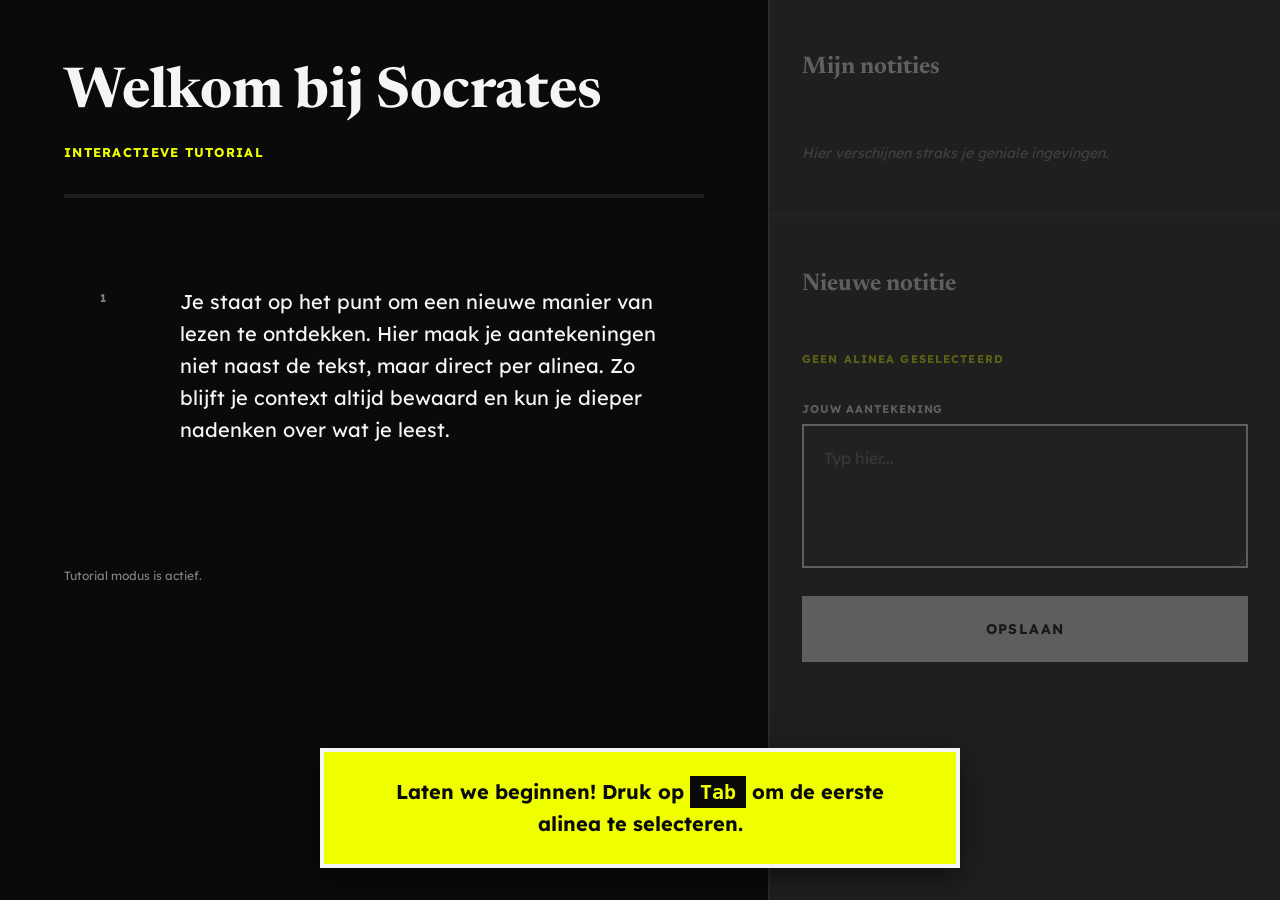
<file: index.html>
<!doctype html>
<html lang="nl">
  <head>
    <meta charset="UTF-8" />
    <meta name="viewport" content="width=device-width, initial-scale=1.0" />
    <title>Tutorial — Socrates</title>
    <link rel="stylesheet" href="style.css" />
  </head>
  <body class="tutorial-active">
    <div class="sr-only" aria-live="polite">
      <h1>Tutorial Socrates</h1>
      <p>
        Welkom bij de interactieve tutorial van Socrates. Deze gids helpt je
        stap voor stap om te leren hoe je notities per alinea kunt maken. Ik zal
        je door de stappen praten. Luister naar de instructies die steeds
        onderaan verschijnen.
      </p>
    </div>

    <main id="main-content">
      <!-- ═══════════════════════════════════════════════
           LEFT COLUMN — Reading pane
      ═══════════════════════════════════════════════ -->
      <section
        class="reading-pane dimmed"
        id="tut-reading-pane"
        aria-labelledby="reading-title"
      >
        <header class="book-header">
          <h1 id="reading-title" class="book-title">Welkom bij Socrates</h1>
          <p class="book-meta">Interactieve Tutorial</p>
        </header>

        <ol class="paragraphs-list" aria-label="Alinea's van de tekst">
          <li class="paragraph-item" tabindex="0" id="para-1">
            <span class="para-number" aria-hidden="true">1</span>
            <p>
              Je staat op het punt om een nieuwe manier van lezen te ontdekken.
              Hier maak je aantekeningen niet naast de tekst, maar direct per
              alinea. Zo blijft je context altijd bewaard en kun je dieper
              nadenken over wat je leest.
            </p>
          </li>
        </ol>

        <p class="reading-hint" id="reading-hint">Tutorial modus is actief.</p>
      </section>

      <aside class="apparatus-zone">
        <!-- ═══════════════════════════════════════════════
             MIDDLE — Saved notes
        ═══════════════════════════════════════════════ -->
        <section
          class="notes-container dimmed"
          id="tut-notes-container"
          aria-labelledby="notes-title"
          inert
        >
          <div class="notes-header-wrapper">
            <h2 id="notes-title" tabindex="-1">Mijn notities</h2>
          </div>
          <p class="notes-empty" id="notes-empty">
            Hier verschijnen straks je geniale ingevingen.
          </p>
        </section>

        <!-- ═══════════════════════════════════════════════
             RIGHT COLUMN — Note form
        ═══════════════════════════════════════════════ -->
        <section
          class="form-section dimmed"
          id="tut-form-section"
          aria-labelledby="form-title"
          inert
        >
          <h2 id="form-title">Nieuwe notitie</h2>
          <p class="active-para-label" id="active-para-label">
            Geen alinea geselecteerd
          </p>

          <form class="input-container" id="note-form" novalidate>
            <fieldset class="input-wrapper">
              <legend class="sr-only">Notitie informatie</legend>

              <div class="input-field">
                <label for="note">Jouw aantekening</label>
                <textarea
                  id="note"
                  name="note"
                  required
                  aria-required="true"
                  placeholder="Typ hier..."
                ></textarea>
              </div>
            </fieldset>

            <div class="form-actions">
              <button id="submit" type="submit">Opslaan</button>
            </div>
          </form>
        </section>
      </aside>
    </main>

    <div
      id="tutorial-overlay"
      class="tutorial-overlay"
      role="alert"
      aria-live="assertive"
      aria-atomic="true"
    >
      <p id="tutorial-message">
        Laten we beginnen! Druk op <kbd>Tab</kbd> om de eerste alinea te
        selecteren.
      </p>
    </div>

    <script defer src="tutorial.js"></script>
  </body>
</html>
</file>
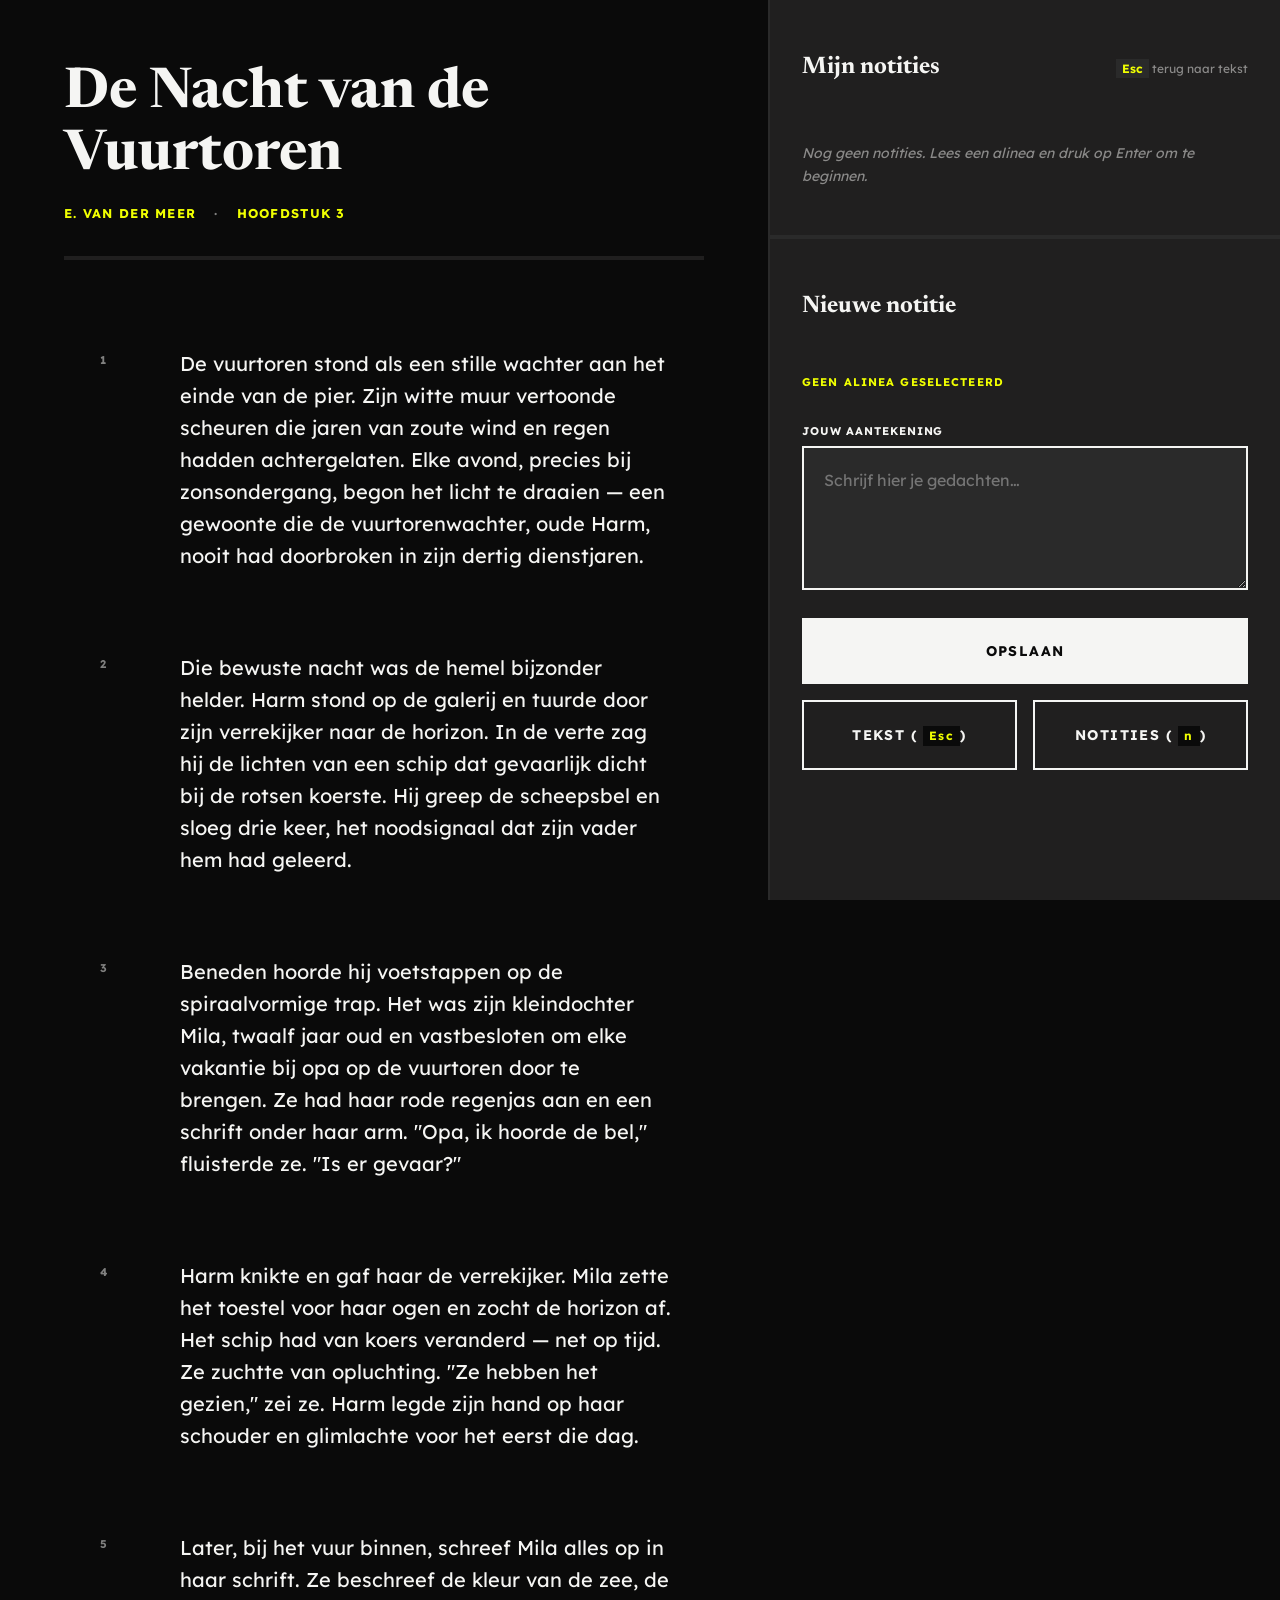
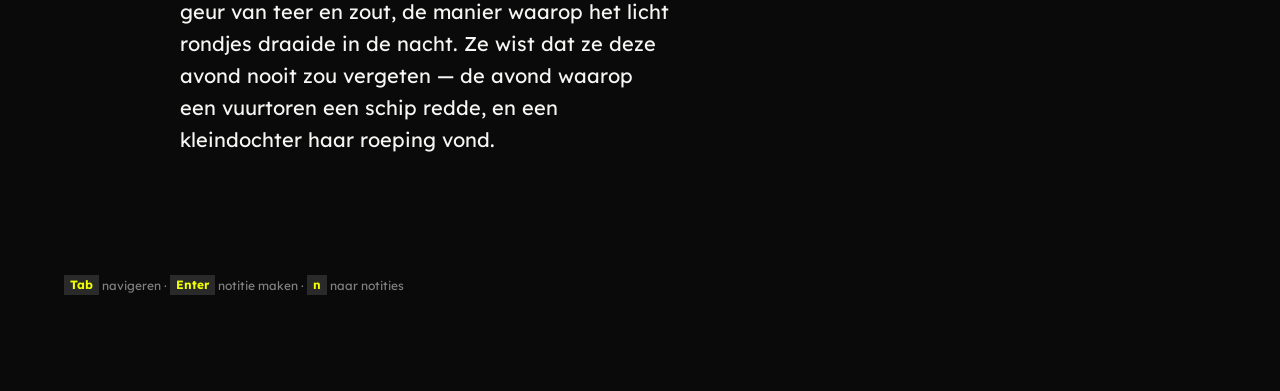
<file: lezen.html>
<!doctype html>
<html lang="nl">
  <head>
    <meta charset="UTF-8" />
    <meta name="viewport" content="width=device-width, initial-scale=1.0" />
    <title>Socrates — Lezen & Noteren</title>
    <meta
      name="description"
      content="Lees een tekst en maak aantekeningen per alinea."
    />
    <link rel="stylesheet" href="style.css" />
  </head>
  <body>

    <main id="main-content">
      <div class="sr-only" id="sr-instructions">
        <h2>Instructies en Sneltoetsen</h2>
        <p>
          Welkom. Gebruik de volgende sneltoetsen: Tab om tussen alinea's te
          navigeren, Enter om een notitie te maken, N om opgeslagen notities te
          bekijken, en Escape om terug te gaan naar de tekst.
        </p>
      </div>

      <!-- ═══════════════════════════════════════════════
           LEFT COLUMN — Reading pane
      ═══════════════════════════════════════════════ -->
      <section class="reading-pane" aria-labelledby="reading-title">
        <header class="book-header">
          <h1 id="reading-title" class="book-title">
            De Nacht van de Vuurtoren
          </h1>
          <p class="book-meta">
            <span class="sr-only">Auteur: </span>E. van der Meer
            <span aria-hidden="true" class="meta-sep">·</span>
            <span class="sr-only">Hoofdstuk: </span>Hoofdstuk 3
          </p>
        </header>

        <div id="fun-note-hint" class="sr-only">Klaar met de alinea? Klik op enter om een notitie te maken</div>

        <ol class="paragraphs-list" aria-label="Alinea's van de tekst">
          <li class="paragraph-item" tabindex="0" id="para-1" aria-describedby="fun-note-hint">
            <span class="para-number" aria-hidden="true">1</span>
            <p>
              De vuurtoren stond als een stille wachter aan het einde van de
              pier. Zijn witte muur vertoonde scheuren die jaren van zoute wind
              en regen hadden achtergelaten. Elke avond, precies bij
              zonsondergang, begon het licht te draaien — een gewoonte die de
              vuurtorenwachter, oude Harm, nooit had doorbroken in zijn dertig
              dienstjaren.
            </p>
          </li>

          <li class="paragraph-item" tabindex="0" id="para-2" aria-describedby="fun-note-hint">
            <span class="para-number" aria-hidden="true">2</span>
            <p>
              Die bewuste nacht was de hemel bijzonder helder. Harm stond op de
              galerij en tuurde door zijn verrekijker naar de horizon. In de
              verte zag hij de lichten van een schip dat gevaarlijk dicht bij de
              rotsen koerste. Hij greep de scheepsbel en sloeg drie keer, het
              noodsignaal dat zijn vader hem had geleerd.
            </p>
          </li>

          <li class="paragraph-item" tabindex="0" id="para-3" aria-describedby="fun-note-hint">
            <span class="para-number" aria-hidden="true">3</span>
            <p>
              Beneden hoorde hij voetstappen op de spiraalvormige trap. Het was
              zijn kleindochter Mila, twaalf jaar oud en vastbesloten om elke
              vakantie bij opa op de vuurtoren door te brengen. Ze had haar rode
              regenjas aan en een schrift onder haar arm. "Opa, ik hoorde de
              bel," fluisterde ze. "Is er gevaar?"
            </p>
          </li>

          <li class="paragraph-item" tabindex="0" id="para-4" aria-describedby="fun-note-hint">
            <span class="para-number" aria-hidden="true">4</span>
            <p>
              Harm knikte en gaf haar de verrekijker. Mila zette het toestel
              voor haar ogen en zocht de horizon af. Het schip had van koers
              veranderd — net op tijd. Ze zuchtte van opluchting. "Ze hebben het
              gezien," zei ze. Harm legde zijn hand op haar schouder en
              glimlachte voor het eerst die dag.
            </p>
          </li>

          <li class="paragraph-item" tabindex="0" id="para-5" aria-describedby="fun-note-hint">
            <span class="para-number" aria-hidden="true">5</span>
            <p>
              Later, bij het vuur binnen, schreef Mila alles op in haar schrift.
              Ze beschreef de kleur van de zee, de geur van teer en zout, de
              manier waarop het licht rondjes draaide in de nacht. Ze wist dat
              ze deze avond nooit zou vergeten — de avond waarop een vuurtoren
              een schip redde, en een kleindochter haar roeping vond.
            </p>
          </li>
        </ol>

        <p class="reading-hint" id="reading-hint">
          <kbd>Tab</kbd> navigeren · <kbd>Enter</kbd> notitie maken ·
          <kbd>n</kbd> naar notities
        </p>
      </section>

      <aside class="apparatus-zone">
        <!-- ═══════════════════════════════════════════════
             MIDDLE — Saved notes
        ═══════════════════════════════════════════════ -->
        <section
          class="notes-container"
          aria-labelledby="notes-title"
          aria-live="polite"
        >
          <div class="notes-header-wrapper">
            <h2 id="notes-title" tabindex="-1">Mijn notities</h2>
            <p class="notes-hint" aria-hidden="true">
              <kbd>Esc</kbd> terug naar tekst
            </p>
          </div>
          <p class="notes-empty" id="notes-empty">
            Nog geen notities. Lees een alinea en druk op Enter om te beginnen.
          </p>
        </section>

        <!-- ═══════════════════════════════════════════════
             RIGHT COLUMN — Note form
        ═══════════════════════════════════════════════ -->
        <section class="form-section" aria-labelledby="form-title">
          <h2 id="form-title">Nieuwe notitie</h2>
          <p
            class="active-para-label"
            id="active-para-label"
            aria-live="polite"
          >
            Geen alinea geselecteerd
          </p>

          <form class="input-container" id="note-form" novalidate>
            <fieldset class="input-wrapper">
              <legend class="sr-only">Notitie informatie</legend>

              <div class="input-field">
                <label for="note">Jouw aantekening</label>
                <textarea
                  id="note"
                  name="note"
                  required
                  aria-required="true"
                  placeholder="Schrijf hier je gedachten…"
                ></textarea>
              </div>
            </fieldset>

            <div class="form-actions">
              <button id="submit" type="submit">Opslaan</button>
              <button
                id="cancel-note"
                type="button"
                class="btn-secondary"
                aria-label="Terug naar tekst"
              >
                Tekst (<kbd>Esc</kbd>)
              </button>
              <button
                id="go-to-notes"
                type="button"
                class="btn-secondary"
                aria-label="Naar notities"
              >
                Notities (<kbd>n</kbd>)
              </button>
            </div>
          </form>
        </section>
      </aside>
    </main>

    <div
      id="sr-live"
      class="sr-only"
      aria-live="polite"
      aria-atomic="true"
    ></div>
    <script defer src="main.js"></script>
  </body>
</html>
</file>
<file: style.css>
@import url("https://fonts.googleapis.com/css2?family=Lexend:wght@400;700&family=Newsreader:ital,opsz,wght@0,6..72,400;0,6..72,600;0,6..72,700;1,6..72,400;1,6..72,600&display=swap");

/* ─── Reset ────────────────────────────────────────────────────────────────── */
*,
*::before,
*::after {
  margin: 0;
  padding: 0;
  box-sizing: border-box;
  border-radius: 0 !important;
}

[hidden] {
  display: none !important;
}

/* ─── Tokens ───────────────────────────────────────────────────────────────── */
:root {
  --primary: #f0ff00; /* Electric Sulfur */
  --surface: #0a0a0a; /* Deep Onyx */
  --on-surface: #f5f5f3; /* Bone White */
  --surface-container: #201f1f;
  --surface-container-high: #2a2a2a;

  --font-display: "Newsreader", serif;
  --font-body: "Lexend", sans-serif;

  --muted: rgba(245, 245, 243, 0.5);
  --border-color: var(--on-surface);
}

/* ─── Base ─────────────────────────────────────────────────────────────────── */
html {
  scroll-behavior: smooth;
}

body {
  background-color: var(--surface);
  color: var(--on-surface);
  font-family: var(--font-body);
  font-size: 1rem;
  line-height: 1.6;
  -webkit-font-smoothing: antialiased;
  min-height: 100dvh;
  display: flex;
  flex-direction: column;
}

/* ─── Tutorial Overlay ───────────────────────────────────────────────────────── */

.tutorial-overlay {
  position: fixed;
  bottom: 2rem;
  left: 50%;
  transform: translateX(-50%);
  background: var(--primary);
  color: var(--surface);
  padding: 1.5rem 2.5rem;
  font-weight: 700;
  z-index: 1000;
  box-shadow: 0 10px 30px rgba(0, 0, 0, 0.5);
  text-align: center;
  font-family: var(--font-body);
  font-size: 1.25rem;
  border: 4px solid var(--on-surface);
  transition: transform 0.3s ease;
}
.tutorial-overlay kbd {
  background: var(--surface);
  color: var(--primary);
  padding: 0.2em 0.5em;
  border-radius: 4px;
}
.dimmed {
  opacity: 0.3;
  pointer-events: none;
  user-select: none;
  transition: opacity 0.3s ease;
}
/* Prevent clicking anywhere to bypass */
body.tutorial-active .paragraph-item {
  pointer-events: none; /* Only keyboard navigation */
}
.tutorial-actions {
  margin-top: 1rem;
}
.skip-btn {
  background: transparent;
  border: none;
  color: var(--surface);
  text-decoration: underline;
  cursor: pointer;
  font-size: 0.8rem;
  margin-top: 0.5rem;
  font-family: var(--font-body);
}

/* ─── Focus ────────────────────────────────────────────────────────────────── */
:focus {
  outline: none;
}

:focus-visible {
  outline: 4px solid var(--primary);
  outline-offset: 0;
}

input:focus-visible,
textarea:focus-visible {
  outline: 4px solid var(--primary);
  outline-offset: 0;
}

button:focus-visible {
  outline: 4px solid var(--primary);
  outline-offset: 0;
  background: var(--primary) !important;
  color: #000 !important;
}

/* ─── Main layout ──────────────────────────────────────────────────────────── */
main {
  display: grid;
  grid-template-columns: 60% 40%;
  gap: 0;
  align-items: start;
  flex: 1;
}

.apparatus-zone {
  background-color: var(--surface-container);
  border-left: 2px solid var(--surface-container-high);
  display: flex;
  flex-direction: column;
  position: sticky;
  top: 0;
  height: 100dvh;
  overflow-y: auto;
}

/* ─── Reading pane ─────────────────────────────────────────────────────────── */
.reading-pane {
  padding: 4rem 4rem 6rem;
  display: flex;
  flex-direction: column;
  gap: 3rem;
}

.book-header {
  border-bottom: 4px solid var(--surface-container);
  padding-bottom: 2rem;
}

.book-title {
  font-family: var(--font-display);
  font-size: clamp(2rem, 5vw, 3.5rem);
  line-height: 1.1;
  font-weight: 700;
  color: var(--on-surface);
  margin-bottom: 1rem;
}

.book-meta {
  font-size: 0.8rem;
  text-transform: uppercase;
  font-weight: 700;
  letter-spacing: 0.1em;
  color: var(--primary);
}

.meta-sep {
  margin: 0 1em;
  color: var(--muted);
}

/* ─── Paragraph items ──────────────────────────────────────────────────────── */
.paragraphs-list {
  display: flex;
  flex-direction: column;
  gap: 0;
  list-style: none;
  margin: 0;
  padding: 0;
}

.paragraph-item {
  display: grid;
  grid-template-columns: 3rem 1fr;
  gap: 2rem;
  align-items: start;
  padding: 2.5rem 2rem;
  cursor: pointer;
  border-left: 4px solid transparent;
  background-color: transparent;
  transition: none;
}

.paragraph-item:hover {
  background-color: var(--surface-container);
}

.paragraph-item:focus {
  outline: none;
  border-left-color: var(--primary);
  background-color: var(--surface-container);
}

.paragraph-item.is-active {
  background-color: var(--surface-container);
  border-left-color: var(--primary);
}

.para-number {
  font-family: var(--font-body);
  font-size: 0.7rem;
  font-weight: 700;
  text-transform: uppercase;
  letter-spacing: 0.1em;
  color: var(--muted);
  padding-top: 0.25rem;
  user-select: none;
}

.para-number[data-has-notes="true"]::after {
  content: " 📝";
  margin-left: 6px;
}

.paragraph-item.is-active .para-number {
  color: var(--primary);
}

.paragraph-item p {
  font-family: var(--font-body);
  font-size: 1.25rem;
  line-height: 1.6;
  color: var(--on-surface);
  font-weight: 400;
}

/* ─── Reading hint ─────────────────────────────────────────────────────────── */
.reading-hint {
  font-size: 0.75rem;
  color: var(--muted);
  margin-top: auto;
  padding-top: 2rem;
}

.reading-hint kbd {
  background: var(--surface-container-high);
  padding: 0.2em 0.5em;
  font-family: var(--font-body);
  font-size: 0.75rem;
  font-weight: 700;
  color: var(--primary);
}

/* ─── Notes column ─────────────────────────────────────────────────────────── */
.notes-container {
  padding: 3rem 2rem;
  display: flex;
  flex-direction: column;
  gap: 2rem;
  border-bottom: 4px solid var(--surface-container-high);
}

.notes-header-wrapper {
  display: flex;
  justify-content: space-between;
  align-items: baseline;
  padding-bottom: 1.5rem;
  flex-wrap: wrap;
  gap: 1rem;
}

.notes-container h2 {
  font-family: var(--font-display);
  font-size: 1.5rem;
  font-weight: 700;
  color: var(--on-surface);
}

.notes-hint {
  font-size: 0.75rem;
  color: var(--muted);
}

.notes-hint kbd {
  background: var(--surface-container-high);
  padding: 0.2em 0.5em;
  font-family: var(--font-body);
  font-size: 0.75rem;
  font-weight: 700;
  color: var(--primary);
}

.notes-empty {
  font-size: 0.875rem;
  color: var(--muted);
  font-style: italic;
  line-height: 1.6;
}

.notes-container:has(.note) .notes-empty {
  display: none !important;
}

/* ─── Note cards ───────────────────────────────────────────────────────────── */
.note {
  background: var(--surface-container-high);
  padding: 2rem;
  display: flex;
  flex-direction: column;
  gap: 1rem;
}

.note-header {
  display: flex;
  align-items: center;
  gap: 0.5rem;
}

.note-para-label {
  font-family: var(--font-body);
  font-size: 0.65rem;
  font-weight: 700;
  text-transform: uppercase;
  letter-spacing: 0.12em;
  color: var(--primary);
}

.note-content {
  font-family: var(--font-body);
  font-size: 0.925rem;
  line-height: 1.65;
  color: var(--on-surface);
}

.note-footer {
  display: flex;
  align-items: center;
  justify-content: space-between;
  padding-top: 1rem;
  margin-top: 0.5rem;
}

.note-footer time {
  font-size: 0.7rem;
  color: var(--muted);
  font-family: var(--font-body);
}

.note-actions {
  display: flex;
  gap: 0.5rem;
}

.note-edit-btn,
.note-delete-btn {
  background: transparent;
  color: var(--muted);
  border: 2px solid var(--muted);
  padding: 0.4em 0.8em;
  font-size: 0.75rem;
  font-family: var(--font-body);
  font-weight: 700;
  text-transform: uppercase;
  letter-spacing: 0.08em;
  cursor: pointer;
}

.note-edit-btn:hover,
.note-delete-btn:hover {
  color: var(--primary);
  border-color: var(--primary);
}

/* Inline Edit Styles */
.note-edit-container {
  display: flex;
  flex-direction: column;
  gap: 1rem;
}

.note-edit-textarea {
  width: 100%;
  min-height: 4em;
  padding: 0.75rem;
  font-family: var(--font-body);
  font-size: 0.925rem;
  border: 2px solid var(--on-surface);
  background: var(--surface-container);
  color: var(--on-surface);
  resize: vertical;
  line-height: 1.65;
}

.note-edit-textarea:focus-visible {
  outline: 2px solid var(--primary);
  outline-offset: -2px;
}

.note-edit-textarea[aria-invalid="true"] {
  border-color: #ff5555;
}

.note-edit-actions {
  display: flex;
  gap: 0.5rem;
}

.note-save-btn {
  background: var(--on-surface);
  color: var(--surface);
  border: none;
  padding: 0.5em 1em;
  font-weight: 700;
  cursor: pointer;
  text-transform: uppercase;
  font-family: var(--font-body);
  font-size: 0.75rem;
  letter-spacing: 0.1em;
}

.note-save-btn:hover {
  background: var(--primary);
  color: #000;
}

.note-cancel-btn {
  background: transparent;
  color: var(--on-surface);
  border: 2px solid var(--on-surface);
  padding: 0.5em 1em;
  font-weight: 700;
  cursor: pointer;
  text-transform: uppercase;
  font-family: var(--font-body);
  font-size: 0.75rem;
  letter-spacing: 0.1em;
}

.note-cancel-btn:hover {
  background: var(--primary);
  color: #000;
  border-color: var(--primary);
}

/* ─── Form section ─────────────────────────────────────────────────────────── */
.form-section {
  padding: 3rem 2rem;
  display: flex;
  flex-direction: column;
  gap: 2rem;
}

.form-section h2 {
  font-family: var(--font-display);
  font-size: 1.5rem;
  font-weight: 700;
  padding-bottom: 1rem;
}

.active-para-label {
  font-size: 0.7rem;
  text-transform: uppercase;
  letter-spacing: 0.1em;
  color: var(--primary);
  min-height: 1.4em;
  font-weight: 700;
}

/* ─── Form elements ────────────────────────────────────────────────────────── */
.input-container {
  display: flex;
  flex-direction: column;
  gap: 1.25rem;
}

fieldset {
  border: none;
  padding: 0;
  margin: 0;
  min-width: 0;
}

.input-wrapper {
  display: flex;
  flex-direction: column;
  gap: 1rem;
}

.input-field {
  display: flex;
  flex-direction: column;
  gap: 0.3em;
}

label {
  font-size: 0.7rem;
  font-weight: 700;
  text-transform: uppercase;
  letter-spacing: 0.08em;
  color: var(--on-surface);
}

textarea {
  width: 100%;
  height: 9em;
  min-height: 4em;
  padding: 1.25rem;
  font-family: var(--font-body);
  font-size: 1rem;
  border: 2px solid var(--on-surface);
  background: var(--surface-container-high);
  color: var(--on-surface);
  resize: vertical;
  line-height: 1.6;
}

textarea[aria-invalid="true"] {
  border-color: #ff5555;
}

button[type="submit"] {
  background: var(--on-surface);
  color: var(--surface);
  border: none;
  padding: 1.5rem 2rem;
  font-weight: 700;
  cursor: pointer;
  text-transform: uppercase;
  font-family: var(--font-body);
  font-size: 0.875rem;
  letter-spacing: 0.1em;
}

button[type="submit"]:hover {
  background: var(--primary);
  color: #000;
}

.form-actions {
  display: flex;
  flex-wrap: wrap;
  gap: 1rem;
  margin-top: 0.5rem;
}

.form-actions button {
  flex: 1;
}

#submit {
  flex-basis: 100%;
}

.btn-secondary {
  background: transparent;
  color: var(--on-surface);
  border: 2px solid var(--on-surface);
  padding: 1.5rem 2rem;
  font-weight: 700;
  cursor: pointer;
  text-transform: uppercase;
  font-family: var(--font-body);
  font-size: 0.875rem;
  letter-spacing: 0.1em;
}

.btn-secondary:hover {
  background: var(--primary);
  color: #000;
  border-color: var(--primary);
}

.btn-secondary kbd {
  font-family: var(--font-body);
  font-size: 0.75rem;
  font-weight: 700;
  color: var(--primary);
  background: var(--surface);
  padding: 0.2em 0.5em;
  margin-left: 0.5em;
  text-transform: none;
}

/* ─── Accessibility utility ────────────────────────────────────────────────── */
.sr-only {
  position: absolute;
  width: 1px;
  height: 1px;
  padding: 0;
  margin: -1px;
  overflow: hidden;
  clip: rect(0, 0, 0, 0);
  white-space: nowrap;
  border-width: 0;
}

/* ─── Responsive ───────────────────────────────────────────────────────────── */
@media (max-width: 960px) {
  main {
    grid-template-columns: 1fr;
  }

  .apparatus-zone {
    border-left: none;
    border-top: 4px solid var(--surface-container-high);
    position: static;
    height: auto;
    overflow-y: visible;
  }

  .reading-pane,
  .notes-container,
  .form-section {
    padding: 3rem 1.5rem;
  }
}
</file>
